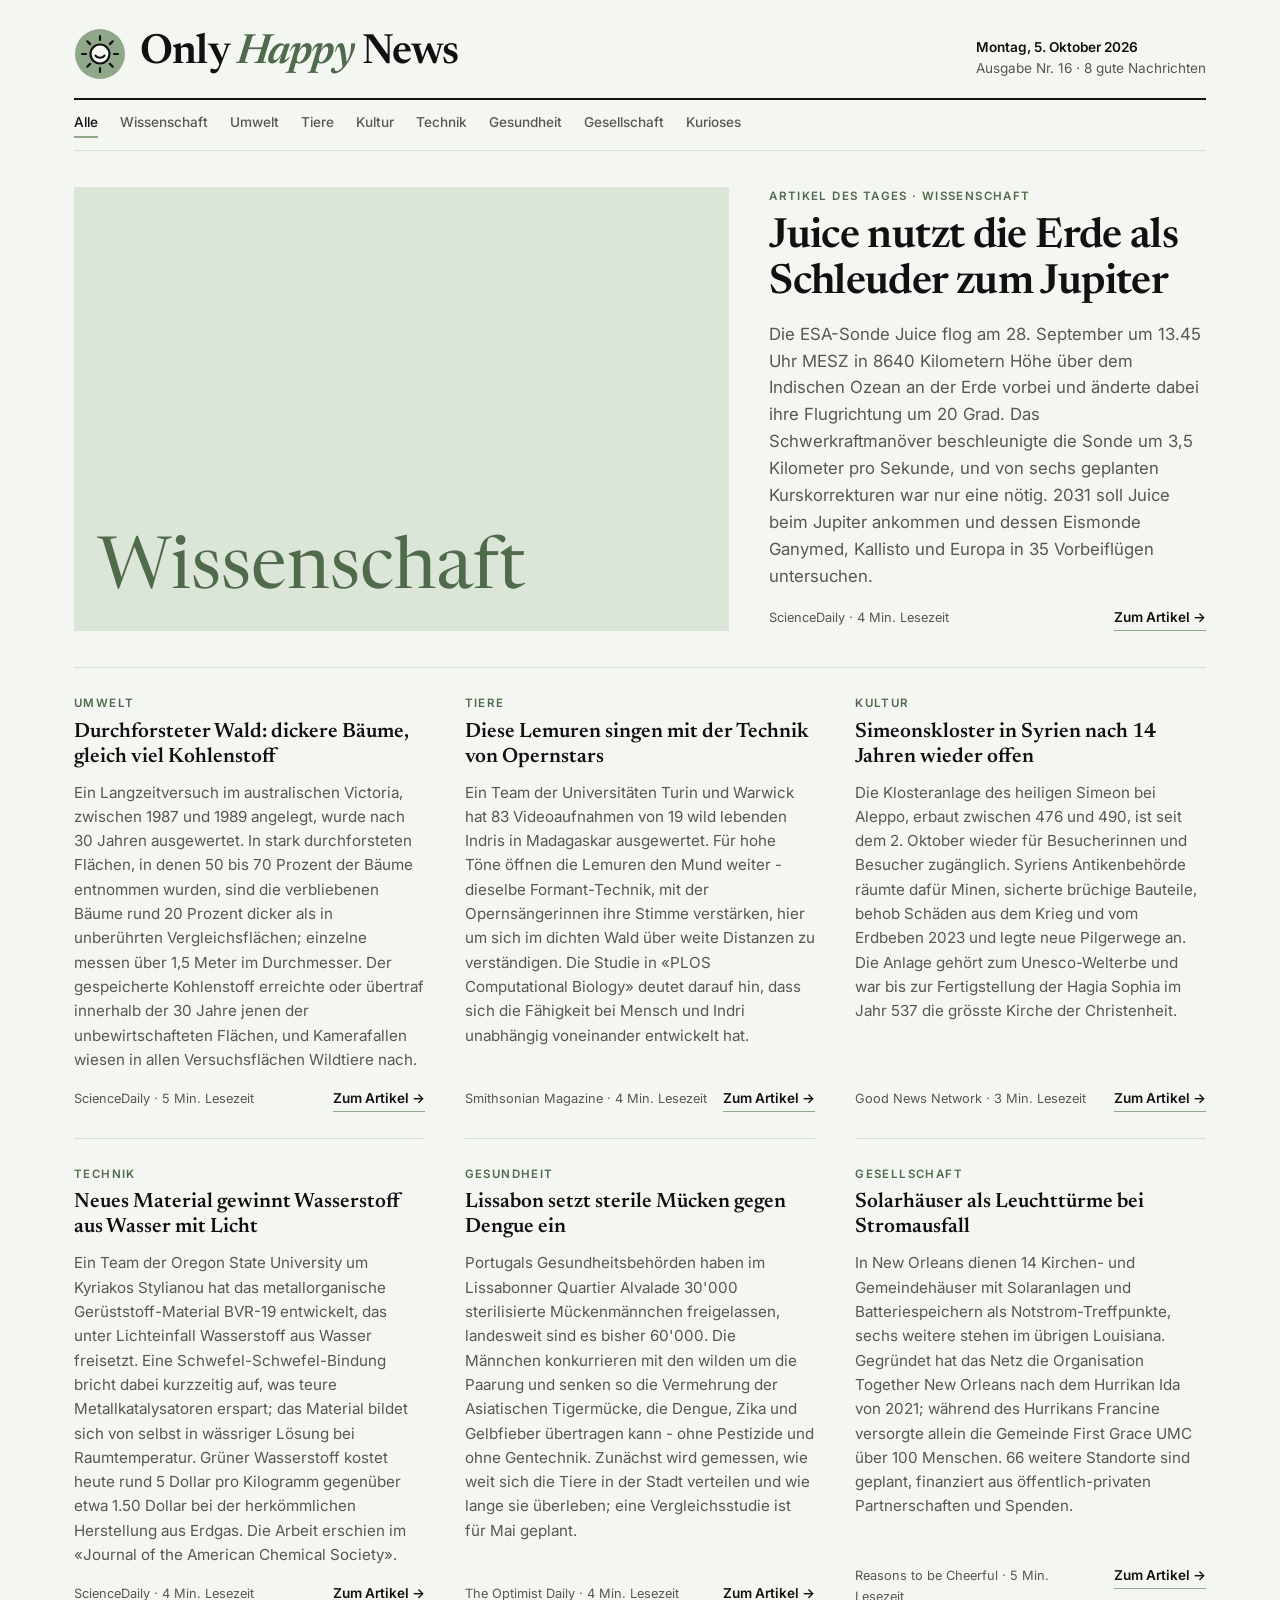
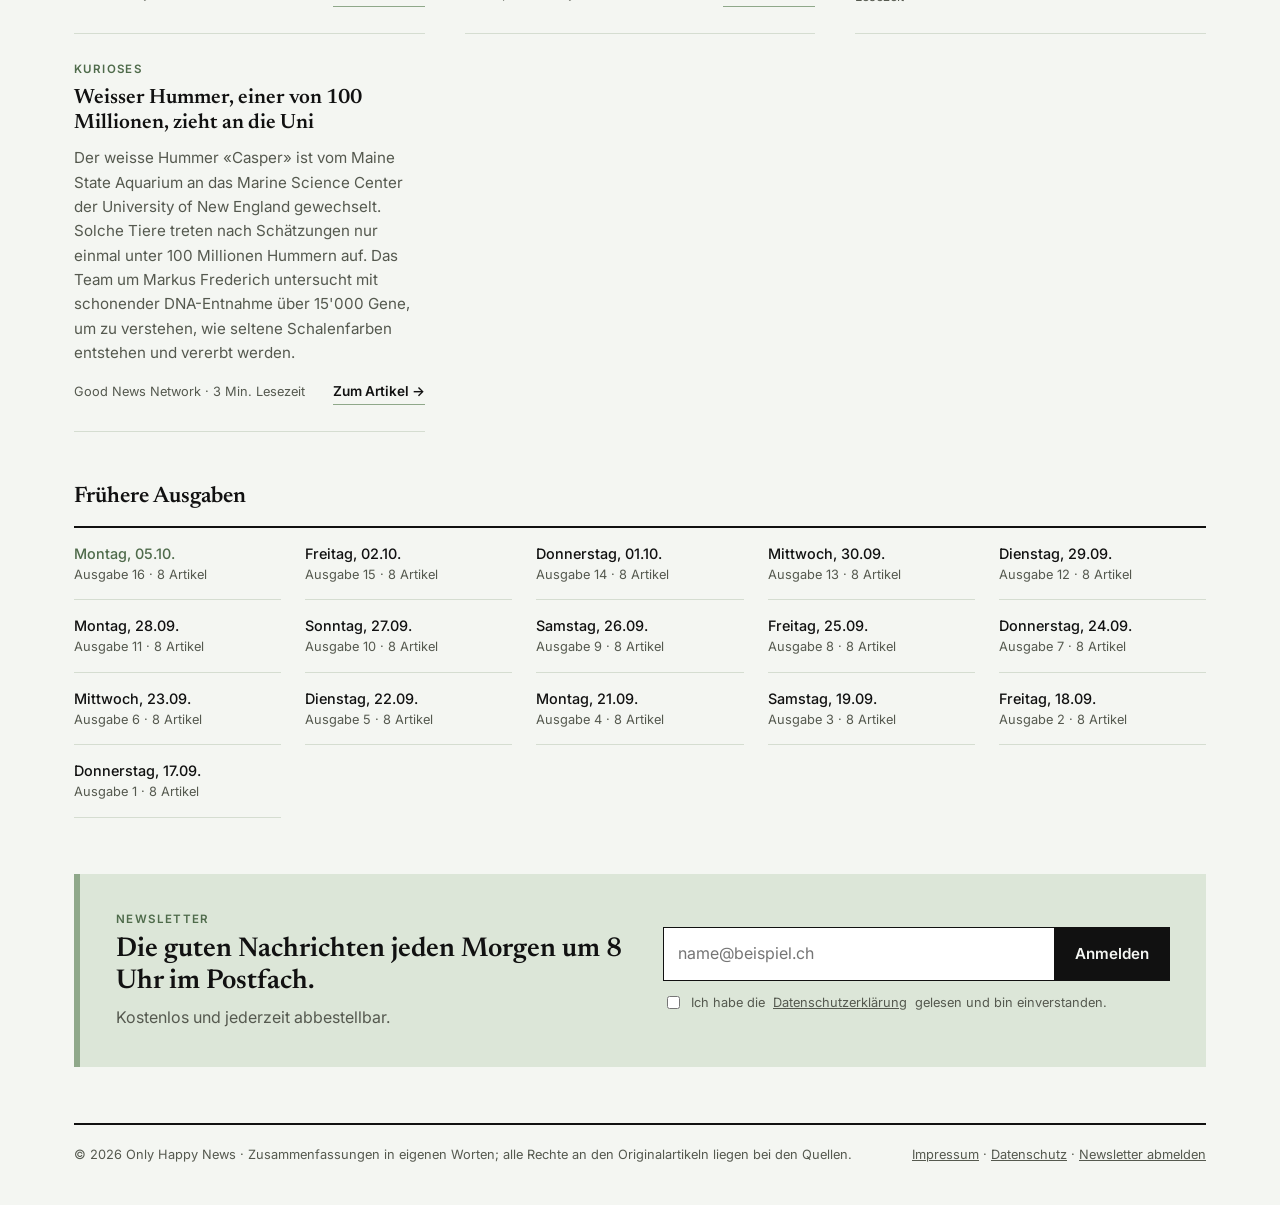
<file: index.html>
<!DOCTYPE html>
<html lang="de-CH">
<head>
<meta charset="utf-8">
<meta name="viewport" content="width=device-width, initial-scale=1">
<title>Only Happy News – Jeden Morgen 8 gute Nachrichten</title>
<meta name="description" content="Jeden Morgen um 8 Uhr: acht gute, positive Nachrichten aus Wissenschaft, Umwelt, Gesundheit, Gesellschaft und Kultur – kurz zusammengefasst mit Link zur Quelle.">
<meta property="og:title" content="Only Happy News">
<meta property="og:description" content="Jeden Morgen 8 gute Nachrichten – kurz zusammengefasst.">
<link rel="icon" href="assets/logo.svg" type="image/svg+xml">
<link rel="preconnect" href="https://fonts.googleapis.com">
<link href="https://fonts.googleapis.com/css2?family=Newsreader:opsz,wght@6..72,500;6..72,600&family=Inter:wght@400;500;600&display=swap" rel="stylesheet">
<link rel="stylesheet" href="assets/style.css">
</head>
<body>
<div class="wrap">

<header>
  <a class="logo" href="./" aria-label="Only Happy News – Startseite">
    <img src="assets/logo.svg" alt="" width="52" height="52">
    <span class="wordmark">Only <em>Happy</em> News</span>
  </a>
  <div class="headmeta"><strong id="datum">&nbsp;</strong><span id="ausgabe">&nbsp;</span></div>
</header>

<nav class="cats" id="cats" aria-label="Kategorien"></nav>

<main>
  <div id="notice" class="notice hidden"></div>
  <article class="lead hidden" id="lead"></article>
  <section class="grid" id="grid"></section>

  <h3 class="section">Frühere Ausgaben</h3>
  <ul class="archive" id="archive"></ul>

  <section class="newsletter" id="newsletter">
    <div>
      <div class="kicker">Newsletter</div>
      <h3>Die guten Nachrichten jeden Morgen um 8 Uhr im Postfach.</h3>
      <p>Kostenlos und jederzeit abbestellbar.</p>
    </div>
    <!-- Anmeldungen werden über FormSubmit als E-Mail an das Projektpostfach gesendet (siehe README) -->
    <form action="https://formsubmit.co/pawaldburger@gmail.com" method="POST">
      <input type="hidden" name="_subject" value="OHN Newsletter Anmeldung">
      <input type="hidden" name="_template" value="table">
      <input type="hidden" name="_next" value="https://pascalanil.github.io/onlyhappynews/danke.html">
      <input type="text" name="_honey" style="display:none" tabindex="-1" autocomplete="off">
      <input type="hidden" name="aktion" value="anmelden">
      <div class="field"><input type="email" name="email" required placeholder="name@beispiel.ch" aria-label="E-Mail-Adresse"><button type="submit">Anmelden</button></div>
      <label><input type="checkbox" name="datenschutz" value="akzeptiert" required> Ich habe die <a href="datenschutz.html">Datenschutzerklärung</a> gelesen und bin einverstanden.</label>
    </form>
  </section>
</main>

<footer>
  <span>© <span id="jahr">2026</span> Only Happy News · Zusammenfassungen in eigenen Worten; alle Rechte an den Originalartikeln liegen bei den Quellen.</span>
  <span><a href="impressum.html">Impressum</a> · <a href="datenschutz.html">Datenschutz</a> · <a href="abmelden.html">Newsletter abmelden</a></span>
</footer>
</div>
<script src="assets/app.js"></script>
</body>
</html>
</file>
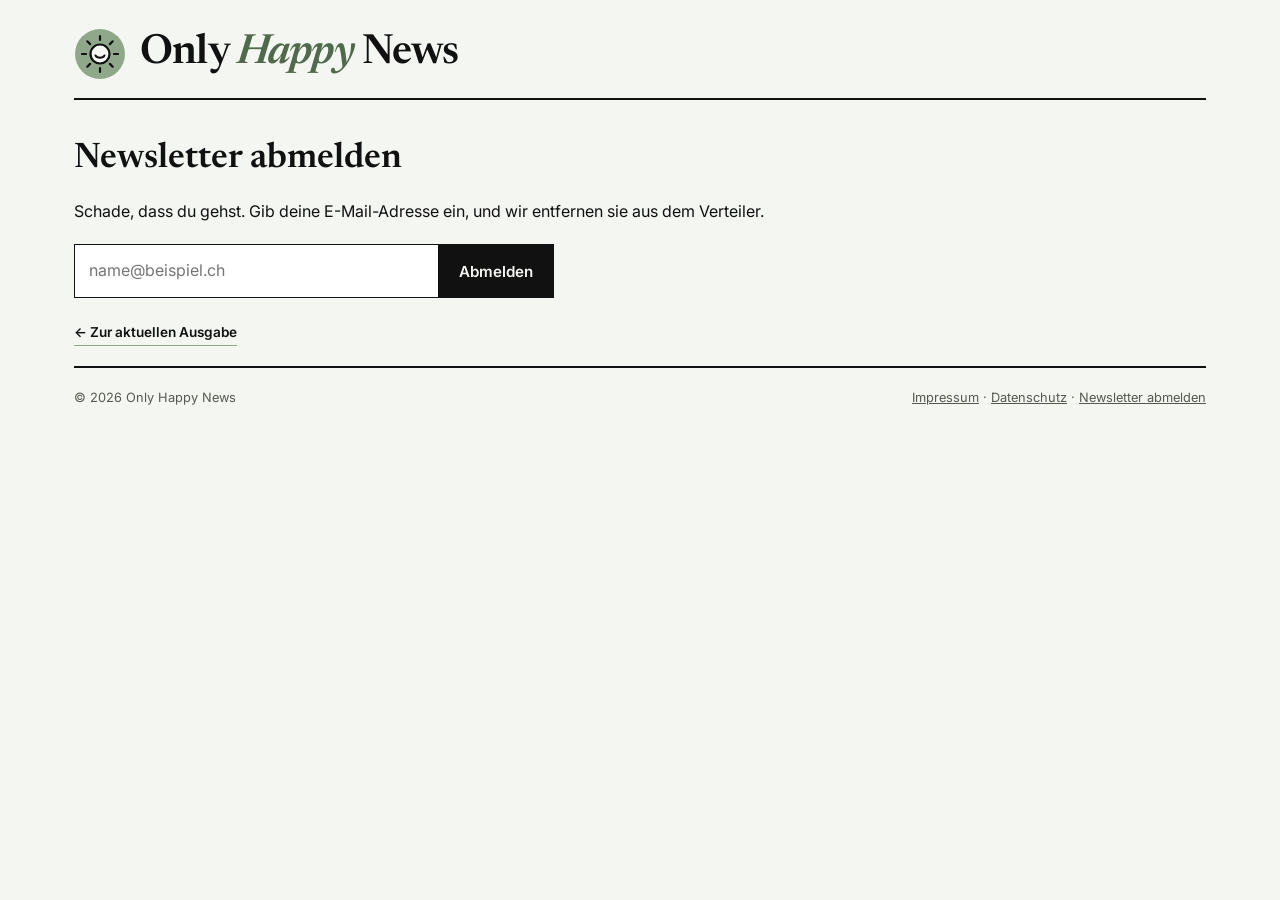
<file: abmelden.html>
<!DOCTYPE html>
<html lang="de-CH">
<head>
<meta charset="utf-8">
<meta name="viewport" content="width=device-width, initial-scale=1">
<title>Newsletter abmelden – Only Happy News</title>
<link rel="icon" href="assets/logo.svg" type="image/svg+xml">
<link href="https://fonts.googleapis.com/css2?family=Newsreader:opsz,wght@6..72,500;6..72,600&family=Inter:wght@400;500;600&display=swap" rel="stylesheet">
<link rel="stylesheet" href="assets/style.css">
</head>
<body>
<div class="wrap">
<header>
  <a class="logo" href="./"><img src="assets/logo.svg" alt="" width="52" height="52"><span class="wordmark">Only <em>Happy</em> News</span></a>
</header>
<main class="page">
<h1>Newsletter abmelden</h1>
<p>Schade, dass du gehst. Gib deine E-Mail-Adresse ein, und wir entfernen sie aus dem Verteiler.</p>
<form action="https://formsubmit.co/pawaldburger@gmail.com" method="POST" style="max-width:480px;margin-top:20px">
  <input type="hidden" name="_subject" value="OHN Newsletter Abmeldung">
  <input type="hidden" name="_template" value="table">
  <input type="hidden" name="_next" value="https://pascalanil.github.io/onlyhappynews/abmeldung-danke.html">
  <input type="text" name="_honey" style="display:none" tabindex="-1" autocomplete="off">
  <input type="hidden" name="aktion" value="abmelden">
  <div class="field"><input type="email" name="email" required placeholder="name@beispiel.ch" aria-label="E-Mail-Adresse"><button type="submit">Abmelden</button></div>
</form>
<a class="more back" href="./">← Zur aktuellen Ausgabe</a>
</main>
<footer><span>© 2026 Only Happy News</span><span><a href="impressum.html">Impressum</a> · <a href="datenschutz.html">Datenschutz</a> · <a href="abmelden.html">Newsletter abmelden</a></span></footer>
</div>
</body>
</html>
</file>
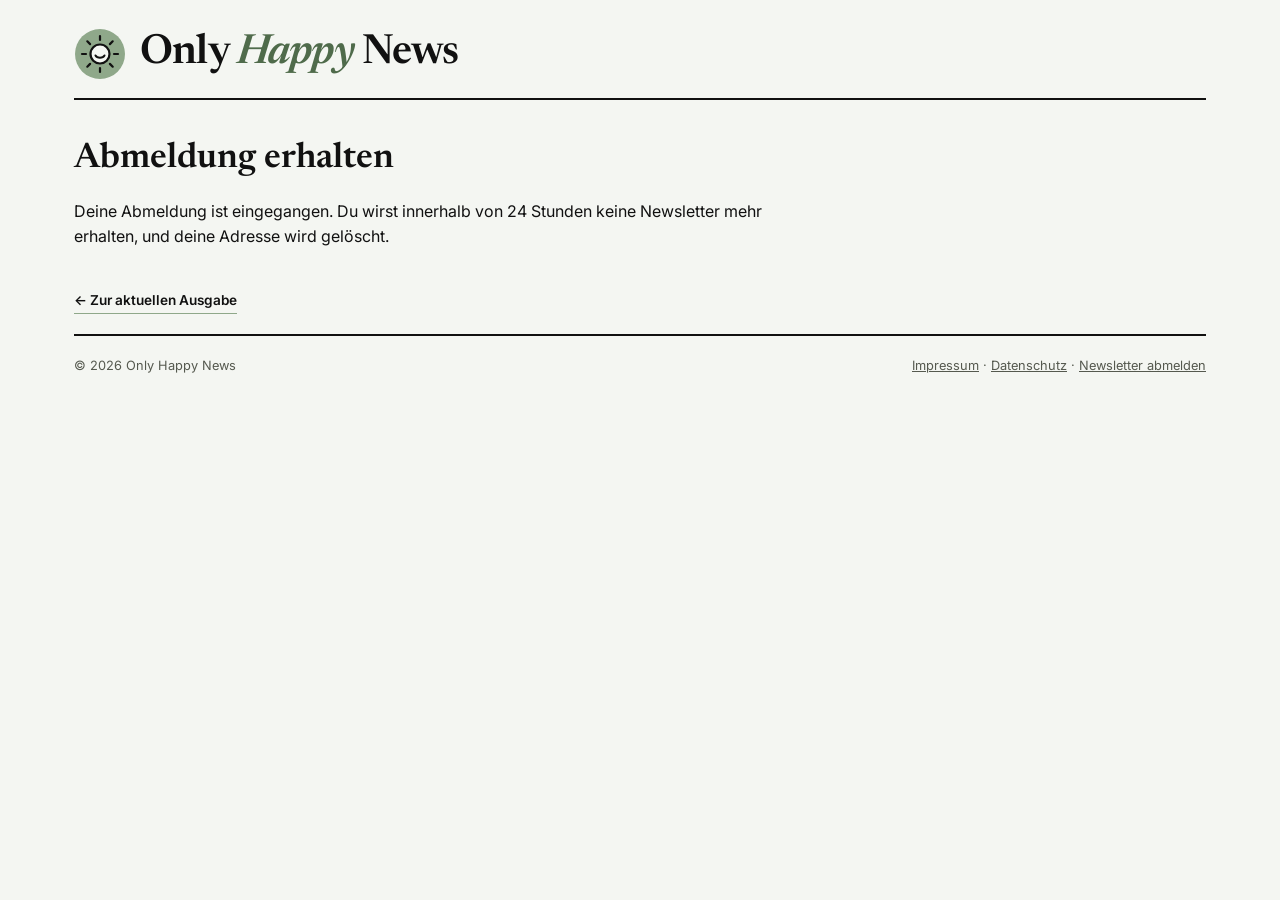
<file: abmeldung-danke.html>
<!DOCTYPE html>
<html lang="de-CH">
<head>
<meta charset="utf-8">
<meta name="viewport" content="width=device-width, initial-scale=1">
<title>Abmeldung erhalten – Only Happy News</title>
<link rel="icon" href="assets/logo.svg" type="image/svg+xml">
<link href="https://fonts.googleapis.com/css2?family=Newsreader:opsz,wght@6..72,500;6..72,600&family=Inter:wght@400;500;600&display=swap" rel="stylesheet">
<link rel="stylesheet" href="assets/style.css">
</head>
<body>
<div class="wrap">
<header>
  <a class="logo" href="./"><img src="assets/logo.svg" alt="" width="52" height="52"><span class="wordmark">Only <em>Happy</em> News</span></a>
</header>
<main class="page">
<h1>Abmeldung erhalten</h1>
<p>Deine Abmeldung ist eingegangen. Du wirst innerhalb von 24 Stunden keine Newsletter mehr erhalten, und deine Adresse wird gelöscht.</p>
<a class="more back" href="./">← Zur aktuellen Ausgabe</a>
</main>
<footer><span>© 2026 Only Happy News</span><span><a href="impressum.html">Impressum</a> · <a href="datenschutz.html">Datenschutz</a> · <a href="abmelden.html">Newsletter abmelden</a></span></footer>
</div>
</body>
</html>
</file>
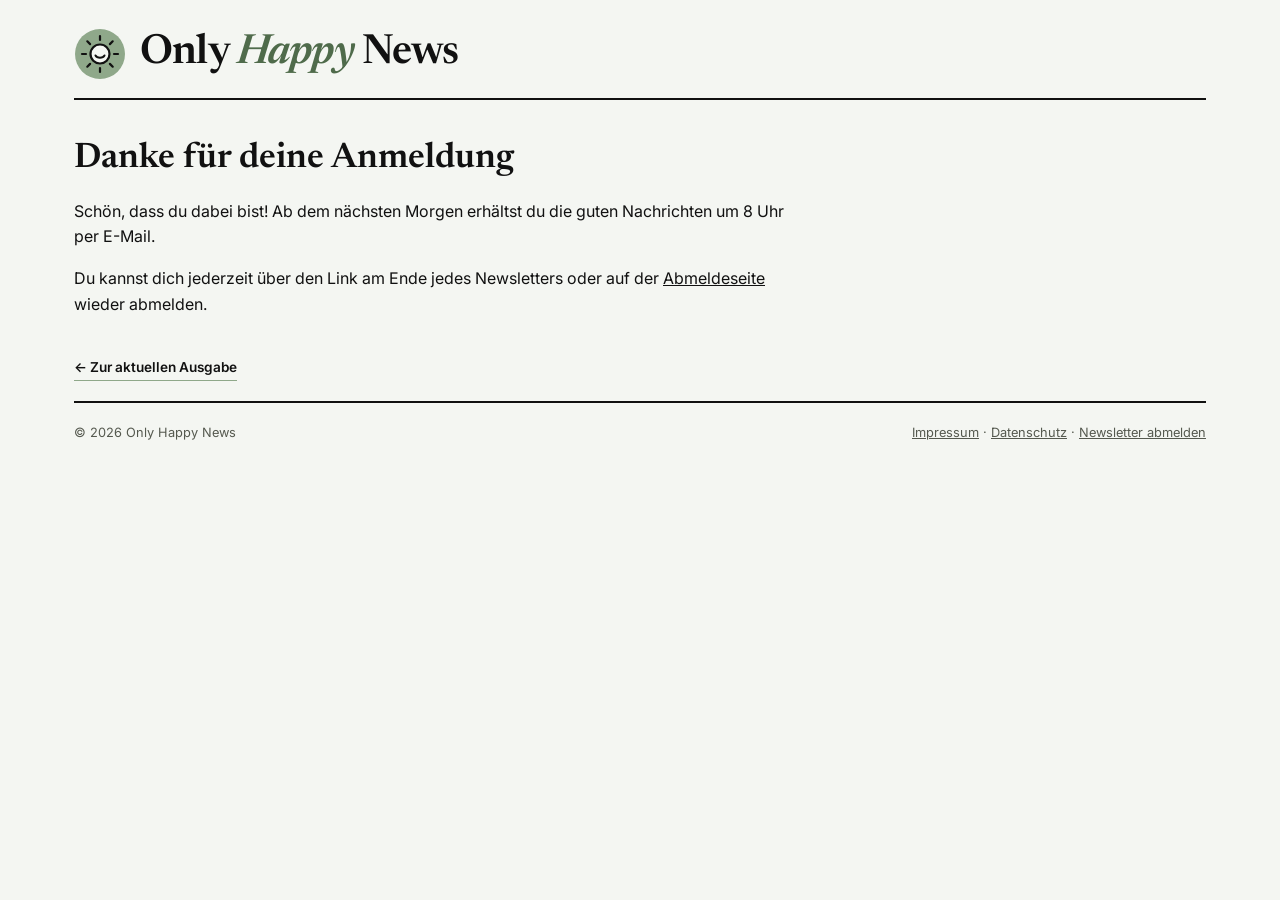
<file: danke.html>
<!DOCTYPE html>
<html lang="de-CH">
<head>
<meta charset="utf-8">
<meta name="viewport" content="width=device-width, initial-scale=1">
<title>Danke für deine Anmeldung – Only Happy News</title>
<link rel="icon" href="assets/logo.svg" type="image/svg+xml">
<link href="https://fonts.googleapis.com/css2?family=Newsreader:opsz,wght@6..72,500;6..72,600&family=Inter:wght@400;500;600&display=swap" rel="stylesheet">
<link rel="stylesheet" href="assets/style.css">
</head>
<body>
<div class="wrap">
<header>
  <a class="logo" href="./"><img src="assets/logo.svg" alt="" width="52" height="52"><span class="wordmark">Only <em>Happy</em> News</span></a>
</header>
<main class="page">
<h1>Danke für deine Anmeldung</h1>
<p>Schön, dass du dabei bist! Ab dem nächsten Morgen erhältst du die guten Nachrichten um 8 Uhr per E-Mail.</p><p>Du kannst dich jederzeit über den Link am Ende jedes Newsletters oder auf der <a href="abmelden.html">Abmeldeseite</a> wieder abmelden.</p>
<a class="more back" href="./">← Zur aktuellen Ausgabe</a>
</main>
<footer><span>© 2026 Only Happy News</span><span><a href="impressum.html">Impressum</a> · <a href="datenschutz.html">Datenschutz</a> · <a href="abmelden.html">Newsletter abmelden</a></span></footer>
</div>
</body>
</html>
</file>
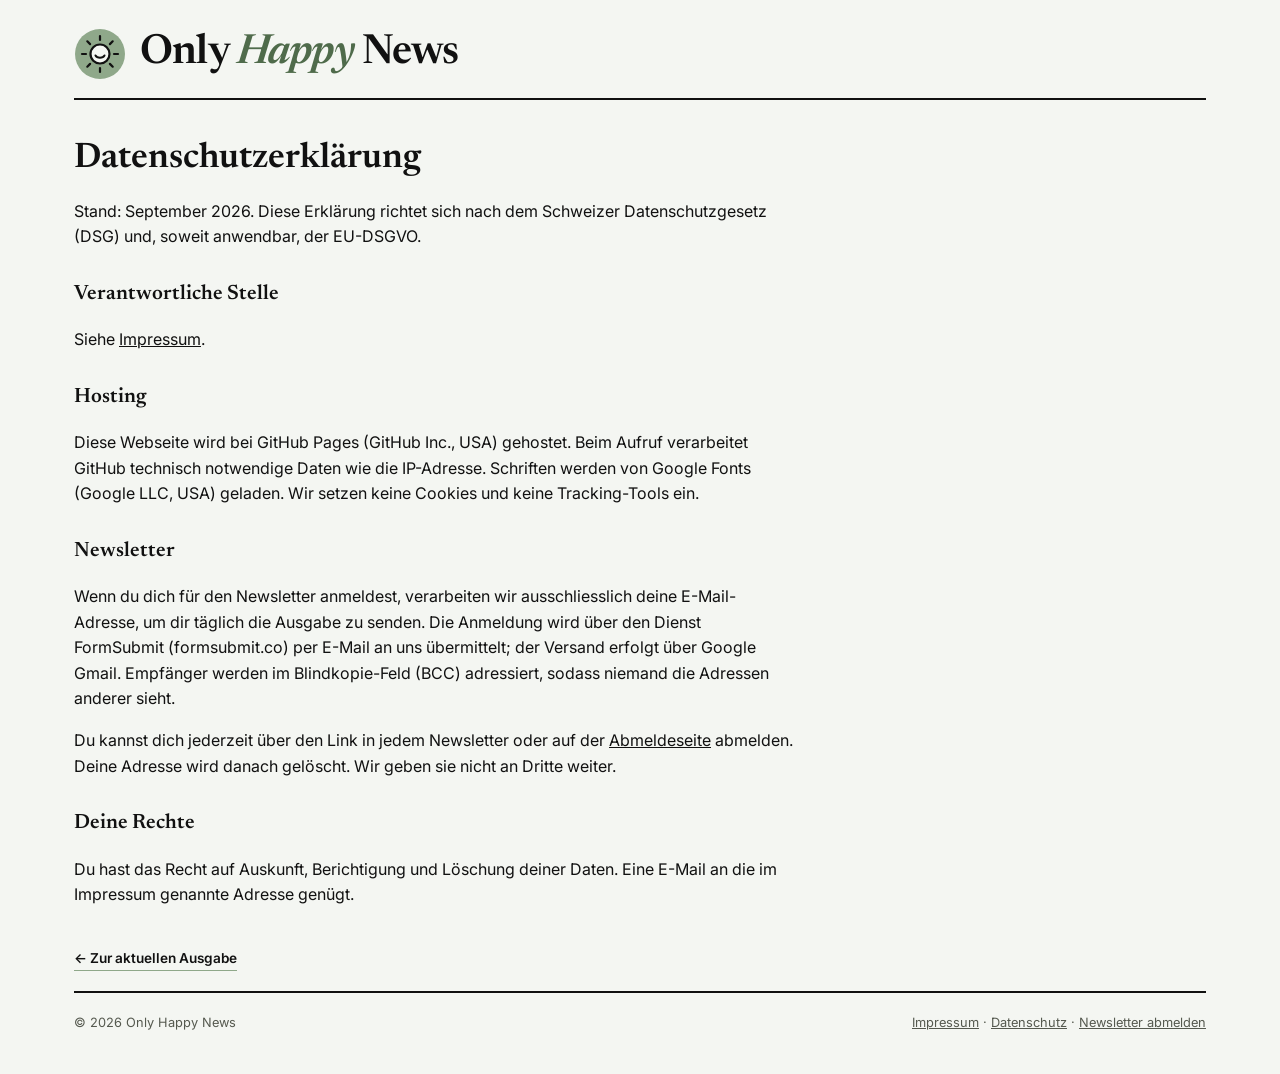
<file: datenschutz.html>
<!DOCTYPE html>
<html lang="de-CH">
<head>
<meta charset="utf-8">
<meta name="viewport" content="width=device-width, initial-scale=1">
<title>Datenschutzerklärung – Only Happy News</title>
<link rel="icon" href="assets/logo.svg" type="image/svg+xml">
<link href="https://fonts.googleapis.com/css2?family=Newsreader:opsz,wght@6..72,500;6..72,600&family=Inter:wght@400;500;600&display=swap" rel="stylesheet">
<link rel="stylesheet" href="assets/style.css">
</head>
<body>
<div class="wrap">
<header>
  <a class="logo" href="./"><img src="assets/logo.svg" alt="" width="52" height="52"><span class="wordmark">Only <em>Happy</em> News</span></a>
</header>
<main class="page">
<h1>Datenschutzerklärung</h1>
<p>Stand: September 2026. Diese Erklärung richtet sich nach dem Schweizer Datenschutzgesetz (DSG) und, soweit anwendbar, der EU-DSGVO.</p>
<h2>Verantwortliche Stelle</h2>
<p>Siehe <a href="impressum.html">Impressum</a>.</p>
<h2>Hosting</h2>
<p>Diese Webseite wird bei GitHub Pages (GitHub Inc., USA) gehostet. Beim Aufruf verarbeitet GitHub technisch notwendige Daten wie die IP-Adresse. Schriften werden von Google Fonts (Google LLC, USA) geladen. Wir setzen keine Cookies und keine Tracking-Tools ein.</p>
<h2>Newsletter</h2>
<p>Wenn du dich für den Newsletter anmeldest, verarbeiten wir ausschliesslich deine E-Mail-Adresse, um dir täglich die Ausgabe zu senden. Die Anmeldung wird über den Dienst FormSubmit (formsubmit.co) per E-Mail an uns übermittelt; der Versand erfolgt über Google Gmail. Empfänger werden im Blindkopie-Feld (BCC) adressiert, sodass niemand die Adressen anderer sieht.</p>
<p>Du kannst dich jederzeit über den Link in jedem Newsletter oder auf der <a href="abmelden.html">Abmeldeseite</a> abmelden. Deine Adresse wird danach gelöscht. Wir geben sie nicht an Dritte weiter.</p>
<h2>Deine Rechte</h2>
<p>Du hast das Recht auf Auskunft, Berichtigung und Löschung deiner Daten. Eine E-Mail an die im Impressum genannte Adresse genügt.</p>
<a class="more back" href="./">← Zur aktuellen Ausgabe</a>
</main>
<footer><span>© 2026 Only Happy News</span><span><a href="impressum.html">Impressum</a> · <a href="datenschutz.html">Datenschutz</a> · <a href="abmelden.html">Newsletter abmelden</a></span></footer>
</div>
</body>
</html>
</file>
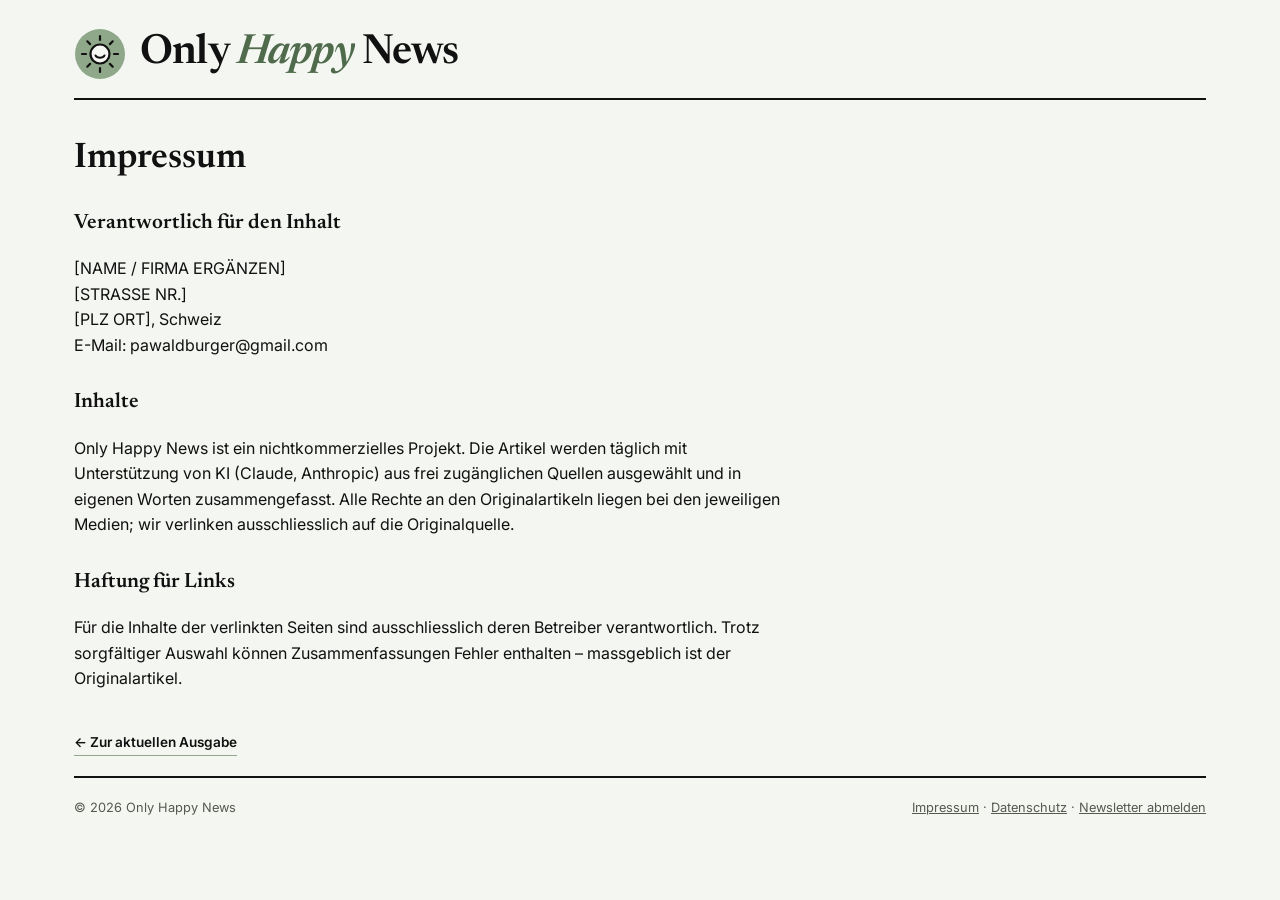
<file: impressum.html>
<!DOCTYPE html>
<html lang="de-CH">
<head>
<meta charset="utf-8">
<meta name="viewport" content="width=device-width, initial-scale=1">
<title>Impressum – Only Happy News</title>
<link rel="icon" href="assets/logo.svg" type="image/svg+xml">
<link href="https://fonts.googleapis.com/css2?family=Newsreader:opsz,wght@6..72,500;6..72,600&family=Inter:wght@400;500;600&display=swap" rel="stylesheet">
<link rel="stylesheet" href="assets/style.css">
</head>
<body>
<div class="wrap">
<header>
  <a class="logo" href="./"><img src="assets/logo.svg" alt="" width="52" height="52"><span class="wordmark">Only <em>Happy</em> News</span></a>
</header>
<main class="page">
<h1>Impressum</h1>
<h2>Verantwortlich für den Inhalt</h2>
<p>[NAME / FIRMA ERGÄNZEN]<br>[STRASSE NR.]<br>[PLZ ORT], Schweiz<br>E-Mail: pawaldburger@gmail.com</p>
<h2>Inhalte</h2>
<p>Only Happy News ist ein nichtkommerzielles Projekt. Die Artikel werden täglich mit Unterstützung von KI (Claude, Anthropic) aus frei zugänglichen Quellen ausgewählt und in eigenen Worten zusammengefasst. Alle Rechte an den Originalartikeln liegen bei den jeweiligen Medien; wir verlinken ausschliesslich auf die Originalquelle.</p>
<h2>Haftung für Links</h2>
<p>Für die Inhalte der verlinkten Seiten sind ausschliesslich deren Betreiber verantwortlich. Trotz sorgfältiger Auswahl können Zusammenfassungen Fehler enthalten – massgeblich ist der Originalartikel.</p>
<a class="more back" href="./">← Zur aktuellen Ausgabe</a>
</main>
<footer><span>© 2026 Only Happy News</span><span><a href="impressum.html">Impressum</a> · <a href="datenschutz.html">Datenschutz</a> · <a href="abmelden.html">Newsletter abmelden</a></span></footer>
</div>
</body>
</html>
</file>
<file: assets/style.css>
:root{
  --bg:#F4F6F2; --surface:#FFFFFF; --ink:#111111; --muted:#55594F; --line:#D5DDD1;
  --sage:#8FA88A; --sage-soft:#DCE6D8; --sage-deep:#4F6B4B;
}
@media (prefers-color-scheme: dark){
  :root:not([data-theme="light"]){
    --bg:#131512; --surface:#1B1E1A; --ink:#EEF0EA; --muted:#A3AA9E; --line:#30362E;
    --sage:#8FA88A; --sage-soft:#243024; --sage-deep:#B5CBB0;
  }
}
*{box-sizing:border-box}
body{margin:0;background:var(--bg);color:var(--ink);font-family:Inter,system-ui,sans-serif;line-height:1.6;font-size:16px}
.wrap{max-width:1180px;margin:0 auto;padding:0 24px}
.mock{background:var(--ink);color:var(--bg);font-size:.75rem;padding:6px 24px;letter-spacing:.04em}
a{color:inherit}

/* Header */
header{border-bottom:2px solid var(--ink);padding:28px 0 18px;display:flex;justify-content:space-between;align-items:flex-end;gap:24px;flex-wrap:wrap}
.logo{display:flex;align-items:center;gap:14px;text-decoration:none}
.logo svg{width:52px;height:52px;flex:none}
.wordmark{font-family:Newsreader,Georgia,serif;font-weight:600;font-size:clamp(1.8rem,4vw,2.6rem);line-height:1;letter-spacing:-.02em}
.wordmark em{font-style:italic;color:var(--sage-deep)}
.headmeta{text-align:left;font-size:.85rem;color:var(--muted)}
.headmeta strong{color:var(--ink);display:block;font-weight:600}
nav.cats{display:flex;gap:22px;overflow-x:auto;padding:12px 0;border-bottom:1px solid var(--line);font-size:.85rem;font-weight:500}
nav.cats a{text-decoration:none;white-space:nowrap;color:var(--muted);padding-bottom:2px}
nav.cats a.active{color:var(--ink);border-bottom:2px solid var(--sage)}

.kicker{font-size:.72rem;font-weight:600;text-transform:uppercase;letter-spacing:.12em;color:var(--sage-deep)}
.src{font-size:.8rem;color:var(--muted)}
.more{font-size:.85rem;font-weight:600;text-decoration:none;border-bottom:1px solid var(--sage);padding-bottom:1px}
.more:hover{border-color:var(--ink)}

/* Lead */
.lead{display:grid;grid-template-columns:1.5fr 1fr;gap:40px;padding:36px 0;border-bottom:1px solid var(--line)}
.lead .panel{background:var(--sage-soft);min-height:280px;display:flex;align-items:flex-end;padding:24px}
.lead .panel span{font-family:Newsreader,serif;font-size:4.5rem;line-height:1;color:var(--sage-deep)}
.lead h1{font-family:Newsreader,serif;font-weight:600;font-size:clamp(1.8rem,3.4vw,2.6rem);line-height:1.1;letter-spacing:-.015em;margin:10px 0 14px}
.lead p{margin:0 0 18px;color:var(--muted);font-size:1.05rem}

/* Grid */
.grid{display:grid;grid-template-columns:repeat(3,1fr);column-gap:40px}
.item{padding:26px 0;border-bottom:1px solid var(--line);display:flex;flex-direction:column}
.item h2{font-family:Newsreader,serif;font-weight:600;font-size:1.3rem;line-height:1.2;margin:8px 0 10px}
.item p{margin:0 0 16px;color:var(--muted);font-size:.95rem;flex:1}
.row{display:flex;justify-content:space-between;align-items:baseline;gap:12px}

h3.section{font-family:Newsreader,serif;font-weight:600;font-size:1.4rem;margin:48px 0 0;padding-bottom:10px;border-bottom:2px solid var(--ink)}
.archive{list-style:none;margin:0;padding:0;display:grid;grid-template-columns:repeat(5,1fr);gap:0 24px}
.archive li{padding:14px 0;border-bottom:1px solid var(--line);font-size:.9rem}
.archive a{text-decoration:none;font-weight:500}
.archive span{display:block;color:var(--muted);font-size:.8rem}

/* Newsletter */
.newsletter{margin:56px 0;background:var(--sage-soft);padding:36px;display:grid;grid-template-columns:1fr 1fr;gap:40px;align-items:center;border-left:6px solid var(--sage)}
.newsletter h3{font-family:Newsreader,serif;font-weight:600;font-size:1.7rem;margin:6px 0 8px;line-height:1.15}
.newsletter p{margin:0;color:var(--muted)}
form{display:flex;flex-direction:column;gap:12px}
.field{display:flex;gap:0}
input[type=email]{flex:1;min-width:0;border:1px solid var(--ink);border-right:0;background:var(--surface);color:var(--ink);padding:13px 14px;font:inherit}
button{border:1px solid var(--ink);background:var(--ink);color:var(--bg);padding:13px 20px;font:600 .95rem Inter,sans-serif;cursor:pointer}
button:hover{background:var(--sage-deep);border-color:var(--sage-deep)}
form label{font-size:.8rem;color:var(--muted);display:flex;gap:8px;align-items:flex-start}

footer{border-top:2px solid var(--ink);padding:20px 0 40px;font-size:.8rem;color:var(--muted);display:flex;justify-content:space-between;flex-wrap:wrap;gap:12px}

@media (max-width:900px){
  .lead,.newsletter{grid-template-columns:1fr}
  .grid{grid-template-columns:repeat(2,1fr)}
  .archive{grid-template-columns:repeat(2,1fr)}
  .lead .panel{min-height:180px}
}
@media (max-width:600px){
  .wrap{padding:0 16px}
  .grid,.archive{grid-template-columns:1fr}
  .newsletter{padding:24px}
}

/* Ergänzungen Live-Seite */
nav.cats button{background:none;border:0;border-bottom:2px solid transparent;font:inherit;color:var(--muted);cursor:pointer;padding:0 0 2px;white-space:nowrap}
nav.cats button.active{color:var(--ink);border-bottom-color:var(--sage)}
.archive li.current a{color:var(--sage-deep)}
.hidden{display:none!important}
.notice{padding:40px 0;color:var(--muted)}
.page{max-width:720px;padding:40px 0 20px}
.page h1{font-family:Newsreader,serif;font-weight:600;font-size:2.2rem;line-height:1.1;margin:0 0 20px}
.page h2{font-family:Newsreader,serif;font-weight:600;font-size:1.3rem;margin:28px 0 8px}
.back{display:inline-block;margin-top:24px}
.more{white-space:nowrap;flex:none}
</file>
